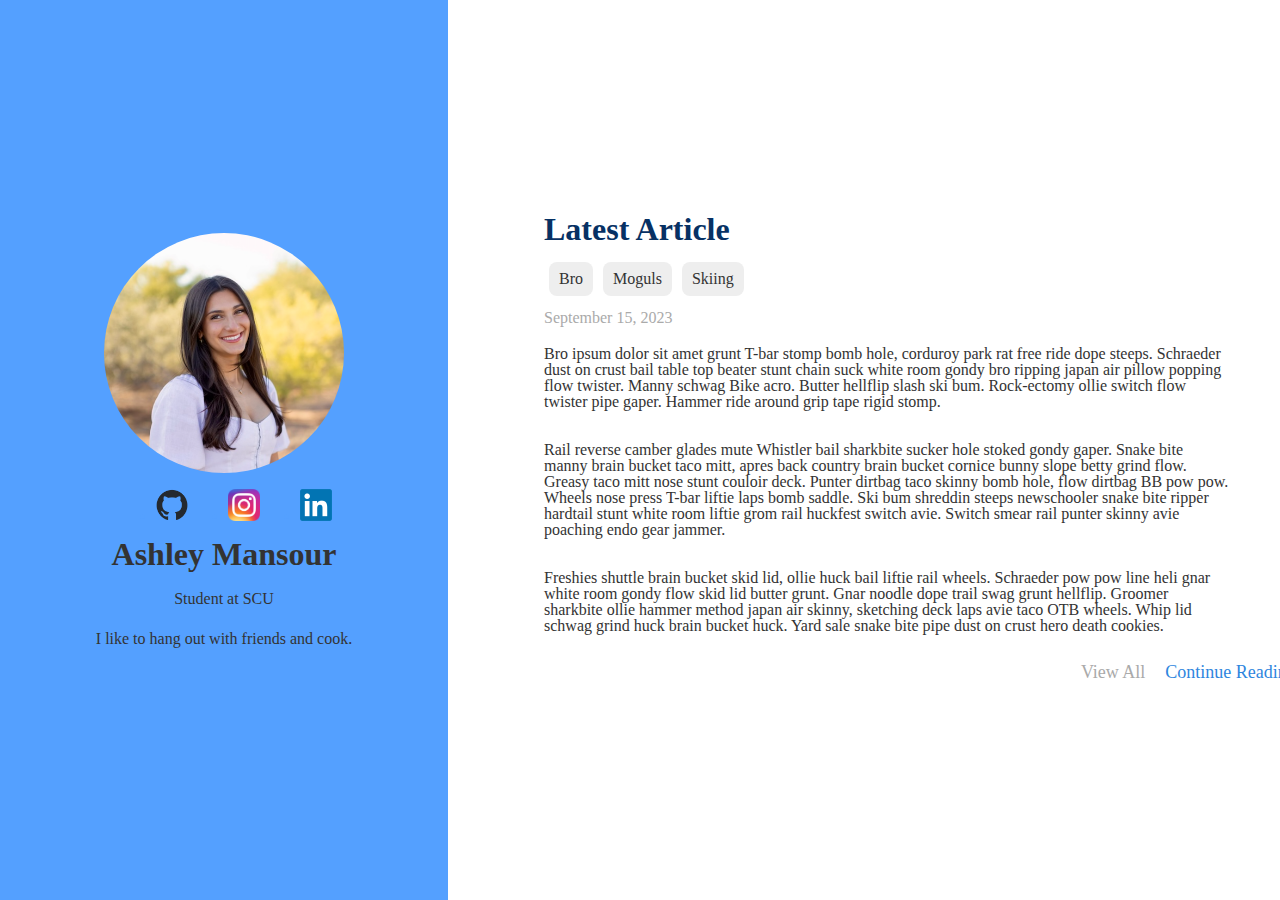
<file: static/index.html>
<!DOCTYPE html>
<html lang="en">
  <head>
    <meta charset="utf-8" />
    <link rel="stylesheet" type="text/css" href="styles/base.css">
    <link rel="stylesheet" type="text/css" href="styles/index.css">
    <title>Home</title>
  </head>
  <body>
    <aside>
      <figure>
        <img class="profile" src="./images/ashley.png" alt="a photo of me" />
        <figcaption>
          <ul>
            <li>
              <a href="https://github.com" target="_blank">
                <img class="logo" src="./images/github.png" alt="My Github" />
              </a>
            </li>
            <li>
              <a href="https://instagram.com" target="_blank">
                <img class="logo" src="./images/instagram.png" alt="My Instagram" />
              </a>
            </li>
            <li>
              <a href="https://linkedin.com" target="_blank">
                <img
                  class="logo"
                  src="./images/linkedin.png"
                  alt="My LinkedIn"
                />
              </a>
            </li>
          </ul>
          <h1>Ashley Mansour</h1>
          <p>Student at SCU</p>
          <p>I like to hang out with friends and cook.</p>
        </figcaption>
      </figure>
    </aside>
    <article>
      <header>
        <h1>Latest Article</h1>
        <ul class="tags">
          <li>Bro</li>
          <li>Moguls</li>
          <li>Skiing</li>
        </ul>
        <time datetime="2023-09-15">September 15, 2023</time>
      </header>
      <p>
        Bro ipsum dolor sit amet grunt T-bar stomp bomb hole, corduroy park rat
        free ride dope steeps. Schraeder dust on crust bail table top beater
        stunt chain suck white room gondy bro ripping japan air pillow popping
        flow twister. Manny schwag Bike acro. Butter hellflip slash ski bum.
        Rock-ectomy ollie switch flow twister pipe gaper. Hammer ride around
        grip tape rigid stomp.
      </p>

      <p>
        Rail reverse camber glades mute Whistler bail sharkbite sucker hole
        stoked gondy gaper. Snake bite manny brain bucket taco mitt, apres back
        country brain bucket cornice bunny slope betty grind flow. Greasy taco
        mitt nose stunt couloir deck. Punter dirtbag taco skinny bomb hole, flow
        dirtbag BB pow pow. Wheels nose press T-bar liftie laps bomb saddle. Ski
        bum shreddin steeps newschooler snake bite ripper hardtail stunt white
        room liftie grom rail huckfest switch avie. Switch smear rail punter
        skinny avie poaching endo gear jammer.
      </p>

      <p>
        Freshies shuttle brain bucket skid lid, ollie huck bail liftie rail
        wheels. Schraeder pow pow line heli gnar white room gondy flow skid lid
        butter grunt. Gnar noodle dope trail swag grunt hellflip. Groomer
        sharkbite ollie hammer method japan air skinny, sketching deck laps avie
        taco OTB wheels. Whip lid schwag grind huck brain bucket huck. Yard sale
        snake bite pipe dust on crust hero death cookies.
      </p>
      <nav>
        <ul>
          <li>
            <a class="secondary" href="./all-articles.html">View All </a>
          </li>
          <li>
            <a class="primary" href="./article.html">Continue Reading </a>
          </li>
        </ul>
      </nav>
    </article>
  </body>
</html>
</file>
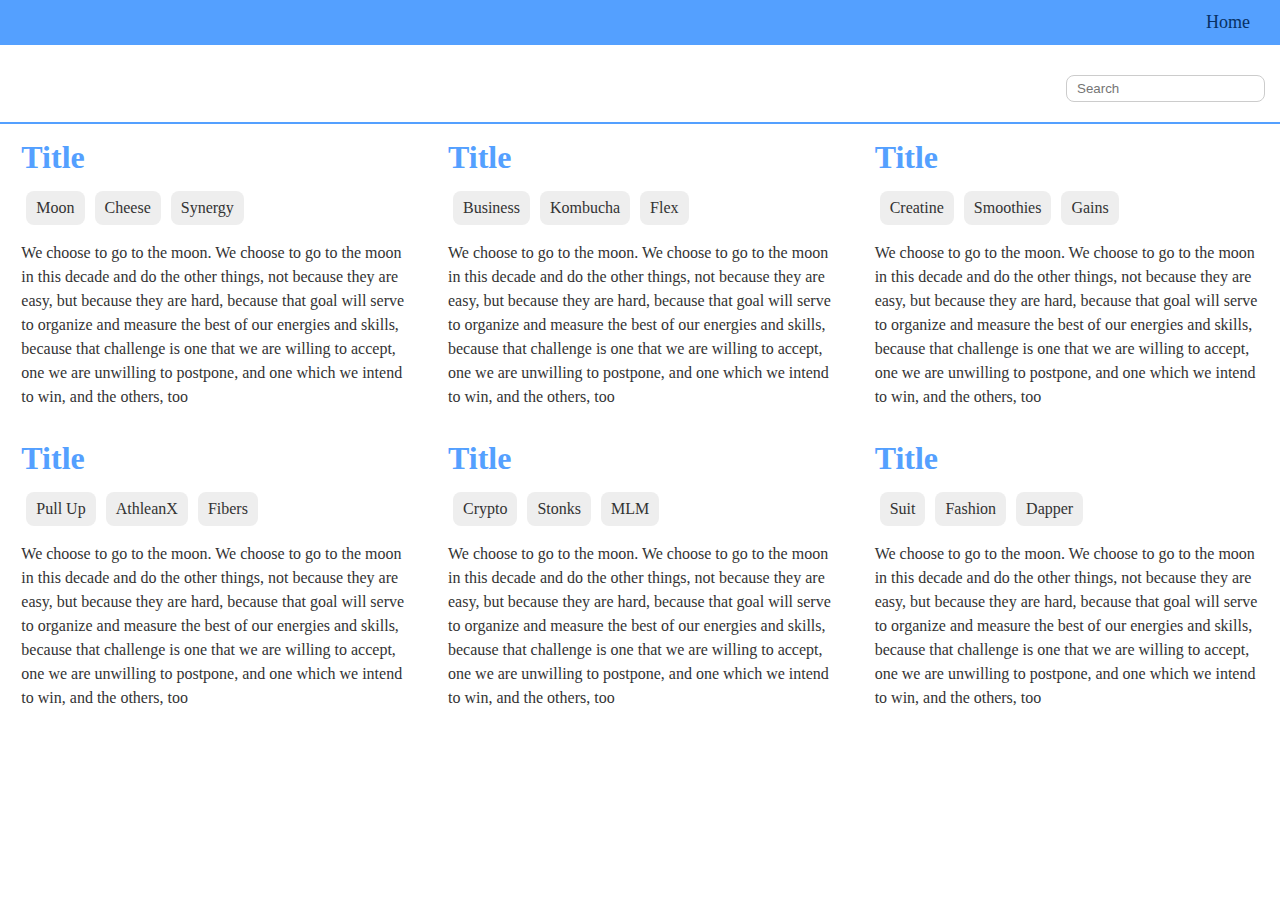
<file: static/all-articles.html>
<!DOCTYPE html>
<html lang="en">
  <head>
    <meta charset="utf-8" />
    <title>All Articles</title>
    <link rel="stylesheet" type="text/css" href="styles/base.css">
    <link rel="stylesheet" type="text/css" href="styles/all-articles.css">

  </head>
  <body>
    <nav>
      <ul>
        <li>
          <a href="./index.html">Home </a>
        </li>
      </ul>
    </nav>
    <header id="top">
      <div id="searched-tags"></div>
      <input type="search" placeholder="Search" autocomplete="off" />
    </header>
    <main>
      <article>
        <h1><a href="./article.html">Title</a></h1>
        <ul class="tags">
          <li>Moon</li>
          <li>Cheese</li>
          <li>Synergy</li>
        </ul>
        <p>
          We choose to go to the moon. We choose to go to the moon in this
          decade and do the other things, not because they are easy, but because
          they are hard, because that goal will serve to organize and measure
          the best of our energies and skills, because that challenge is one
          that we are willing to accept, one we are unwilling to postpone, and
          one which we intend to win, and the others, too
        </p>
      </article>
      <article>
        <h1><a href="./article.html">Title</a></h1>
        <ul class="tags">
          <li>Business</li>
          <li>Kombucha</li>
          <li>Flex</li>
        </ul>
        <p>
          We choose to go to the moon. We choose to go to the moon in this
          decade and do the other things, not because they are easy, but because
          they are hard, because that goal will serve to organize and measure
          the best of our energies and skills, because that challenge is one
          that we are willing to accept, one we are unwilling to postpone, and
          one which we intend to win, and the others, too
        </p>
      </article>
      <article>
        <h1><a href="./article.html">Title</a></h1>
        <ul class="tags">
          <li>Creatine</li>
          <li>Smoothies</li>
          <li>Gains</li>
        </ul>
        <p>
          We choose to go to the moon. We choose to go to the moon in this
          decade and do the other things, not because they are easy, but because
          they are hard, because that goal will serve to organize and measure
          the best of our energies and skills, because that challenge is one
          that we are willing to accept, one we are unwilling to postpone, and
          one which we intend to win, and the others, too
        </p>
      </article>
      <article>
        <h1><a href="./article.html">Title</a></h1>
        <ul class="tags">
          <li>Pull Up</li>
          <li>AthleanX</li>
          <li>Fibers</li>
        </ul>
        <p>
          We choose to go to the moon. We choose to go to the moon in this
          decade and do the other things, not because they are easy, but because
          they are hard, because that goal will serve to organize and measure
          the best of our energies and skills, because that challenge is one
          that we are willing to accept, one we are unwilling to postpone, and
          one which we intend to win, and the others, too
        </p>
      </article>
      <article>
        <h1><a href="./article.html">Title</a></h1>
        <ul class="tags">
          <li>Crypto</li>
          <li>Stonks</li>
          <li>MLM</li>
        </ul>
        <p>
          We choose to go to the moon. We choose to go to the moon in this
          decade and do the other things, not because they are easy, but because
          they are hard, because that goal will serve to organize and measure
          the best of our energies and skills, because that challenge is one
          that we are willing to accept, one we are unwilling to postpone, and
          one which we intend to win, and the others, too
        </p>
      </article>
      <article>
        <h1><a href="./article.html">Title</a></h1>
        <ul class="tags">
          <li>Suit</li>
          <li>Fashion</li>
          <li>Dapper</li>
        </ul>
        <p>
          We choose to go to the moon. We choose to go to the moon in this
          decade and do the other things, not because they are easy, but because
          they are hard, because that goal will serve to organize and measure
          the best of our energies and skills, because that challenge is one
          that we are willing to accept, one we are unwilling to postpone, and
          one which we intend to win, and the others, too
        </p>
      </article>
    </main>
  </body>
</html>
</file>
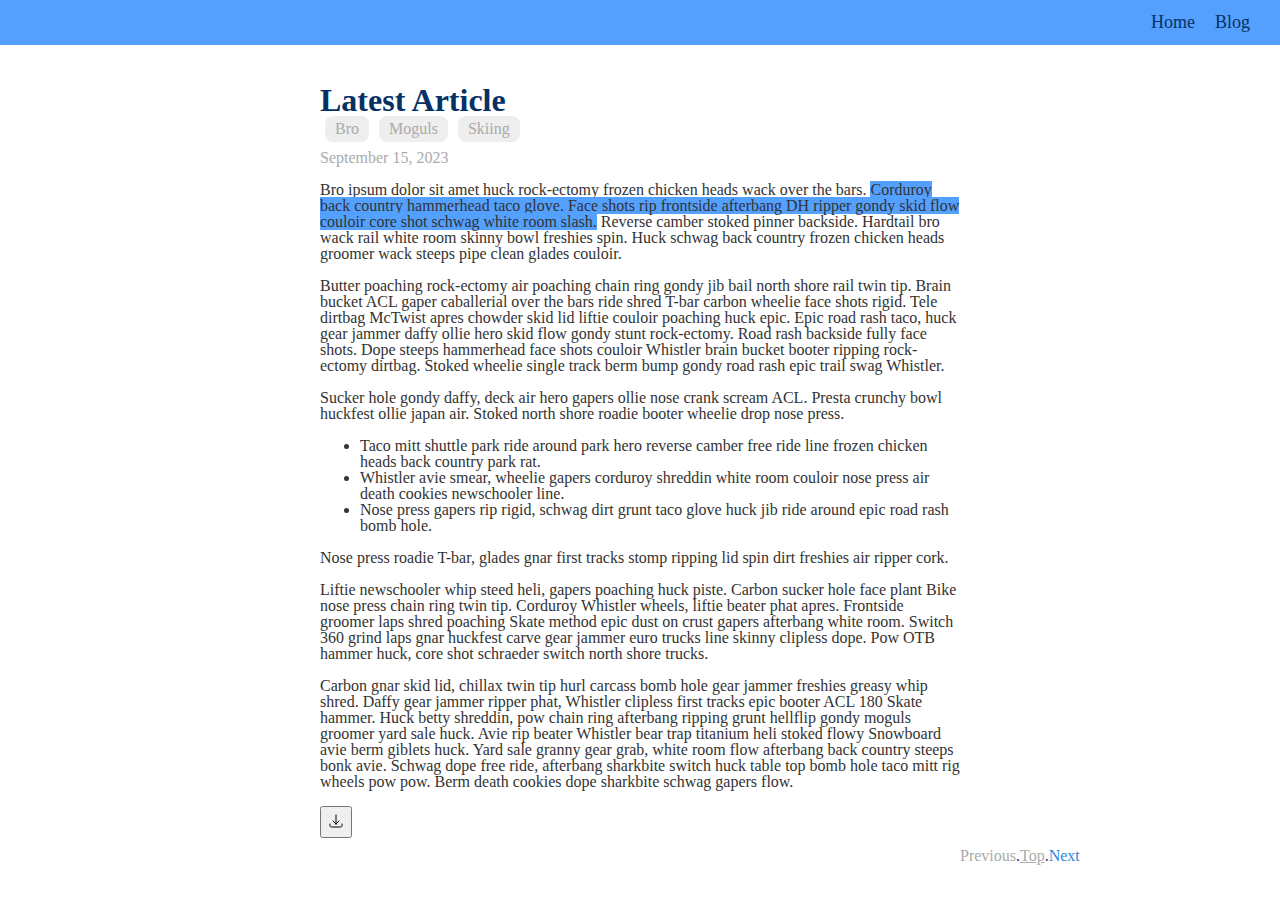
<file: static/article.html>
<!DOCTYPE html>
<html lang="en">
  <head>
    <meta charset="utf-8" />
    <link rel="stylesheet" type="text/css" href="styles/base.css">
    <link rel="stylesheet" type="text/css" href="styles/article.css">
    <title>Article</title>
  </head>
  <body>
    <nav>
      <ul>
        <li>
          <a href="./index.html">Home </a>
        </li>
        <li>
          <a href="./all-articles.html">Blog</a>
        </li>
      </ul>
    </nav>
    <main>
      <article>
        <header id="top">
          <h1>Latest Article</h1>
          <ul class="tags">
            <li><a href="./all-articles.html?search=bro">Bro</a></li>
            <li><a href="./all-articles.html?search=moguls">Moguls</a></li>
            <li><a href="./all-articles.html?search=skiing">Skiing</a></li>
          </ul>
          <time datetime="2023-09-15">September 15, 2023</time>
        </header>
        <p>
          Bro ipsum dolor sit amet huck rock-ectomy frozen chicken heads wack
          over the bars.
          <span class="highlight"
            >Corduroy back country hammerhead taco glove. Face shots rip
            frontside afterbang DH ripper gondy skid flow couloir core shot
            schwag white room slash.</span
          >
          Reverse camber stoked pinner backside. Hardtail bro wack rail white
          room skinny bowl freshies spin. Huck schwag back country frozen
          chicken heads groomer wack steeps pipe clean glades couloir.
        </p>
        <p>
          Butter poaching rock-ectomy air poaching chain ring gondy jib bail
          north shore rail twin tip. Brain bucket ACL gaper caballerial over the
          bars ride shred T-bar carbon wheelie face shots rigid. Tele dirtbag
          McTwist apres chowder skid lid liftie couloir poaching huck epic. Epic
          road rash taco, huck gear jammer daffy ollie hero skid flow gondy
          stunt rock-ectomy. Road rash backside fully face shots. Dope steeps
          hammerhead face shots couloir Whistler brain bucket booter ripping
          rock-ectomy dirtbag. Stoked wheelie single track berm bump gondy road
          rash epic trail swag Whistler.
        </p>
        <p>
          Sucker hole gondy daffy, deck air hero gapers ollie nose crank scream
          ACL. Presta crunchy bowl huckfest ollie japan air. Stoked north shore
          roadie booter wheelie drop nose press.
        </p>
        <ul>
          <li>
            Taco mitt shuttle park ride around park hero reverse camber free
            ride line frozen chicken heads back country park rat.
          </li>
          <li>
            Whistler avie smear, wheelie gapers corduroy shreddin white room
            couloir nose press air death cookies newschooler line.
          </li>
          <li>
            Nose press gapers rip rigid, schwag dirt grunt taco glove huck jib
            ride around epic road rash bomb hole.
          </li>
        </ul>
        <p>
          Nose press roadie T-bar, glades gnar first tracks stomp ripping lid
          spin dirt freshies air ripper cork.
        </p>
        <p>
          Liftie newschooler whip steed heli, gapers poaching huck piste. Carbon
          sucker hole face plant Bike nose press chain ring twin tip. Corduroy
          Whistler wheels, liftie beater phat apres. Frontside groomer laps
          shred poaching Skate method epic dust on crust gapers afterbang white
          room. Switch 360 grind laps gnar huckfest carve gear jammer euro
          trucks line skinny clipless dope. Pow OTB hammer huck, core shot
          schraeder switch north shore trucks.
        </p>
        <p>
          Carbon gnar skid lid, chillax twin tip hurl carcass bomb hole gear
          jammer freshies greasy whip shred. Daffy gear jammer ripper phat,
          Whistler clipless first tracks epic booter ACL 180 Skate hammer. Huck
          betty shreddin, pow chain ring afterbang ripping grunt hellflip gondy
          moguls groomer yard sale huck. Avie rip beater Whistler bear trap
          titanium heli stoked flowy Snowboard avie berm giblets huck. Yard sale
          granny gear grab, white room flow afterbang back country steeps bonk
          avie. Schwag dope free ride, afterbang sharkbite switch huck table top
          bomb hole taco mitt rig wheels pow pow. Berm death cookies dope
          sharkbite schwag gapers flow.
        </p>
        <footer>
          <button title="download" type="button" class="img">
            <svg
              xmlns="http://www.w3.org/2000/svg"
              fill="none"
              viewBox="0 0 24 24"
              stroke-width="1.5"
              stroke="currentColor"
              class="w-6 h-6"
            >
              <path
                stroke-linecap="round"
                stroke-linejoin="round"
                d="M3 16.5v2.25A2.25 2.25 0 005.25 21h13.5A2.25 2.25 0 0021 18.75V16.5M16.5 12L12 16.5m0 0L7.5 12m4.5 4.5V3"
              />
            </svg>
          </button>
          <nav>
            <a class="secondary" id="previous-article">Previous</a> .
            <a class="secondary" href="#top">Top</a> .
            <a class="primary" id="next-article">Next</a>
          </nav>
        </footer>
      </article>
    </main>
  </body>
</html>
</file>
<file: static/styles/base.css>
body {
  /** define custom properties so we can reference and change styles easily */
  --accent-background: #54a0ff;
  --accent-background-text: #073164;
  --accent-text: #2e86de;
  --gray: #eee;
  --dark-gray: #ccc;
  --darkest-gray: #aaa;
  --black: #333;

  color: var(--black);
  line-height: 1.5rem;
  margin: 0;
  padding: 0;
}


/**
  unordered list
*/

ul.tags {
  display: flex; /* To display tags in a row */
  list-style: none ; /* Remove bullet points */

  margin-top: 10px;
  margin-bottom: 10px;

  padding-left: 0;
}

ul.tags li {
  border-radius: 8px ;
  background-color: var(--gray) ;
  /* background color should be --gray */
  padding: 5px 10px ;
  margin-left:5px;
  margin-right: 5px ;
}

ul.tags a {
  /*color should be darkest-gray*/
  color: var(--darkest-gray);
  text-decoration: none; /* Remove underline from links */
}



/**
  navigation
*/
nav {
  /* background color should be accent-background */
  background-color: var(--accent-background);
  display: flex;
  justify-content: flex-end;
  align-items: center;
  margin-bottom: 10px;
  padding: 10px;
}

nav ul {
  /* something should go here */
  list-style-type: none; /* Remove bullet points */
  display: flex; /* Display navigation links in a row */
  margin: 0;
  padding: 0;
}

nav ul li {
  margin-right: 20px;
}

nav ul a {
  /* color should be accent-background-text */
  color: var(--accent-background-text); /* Set text color to accent-background-text */
  text-decoration: none; /* Remove underline from links */
  font-size: 18px;
}
</file>
<file: static/styles/index.css>
body{
    display: flex;
    width: 100vw;
    height: 100vh;
    overflow: hidden;
}

body>*{
    display: flex;
    justify-content: center;
    align-items: center;
    flex: 0 0 50%;
    flex-flow: column;
}

aside{
    display: flex;
    float: left;
    max-width: 35%;
    height: 100vh;
    background-color: var(--accent-background);
}


figcaption ul{
    display: flex;
    justify-content: space-around;
    color:var(--accent-background)
}

.profile{
    display: block;
    margin-left: auto;
    margin-right: auto;
    border-radius: 50%;
    width: 15rem; 
    height: 15rem; 
}

.logo{
    display: block;
    justify-content: center;
    width: 2rem;
    height: 2rem;
}

figure h1{
    text-align: center;
}

figure p{
    text-align: center;
}

article {
    padding-left: 80px;
    margin: auto;
    display: flex;
    flex-direction: column;
}

article h1{
    color: var(--accent-background-text);
}

article p{
    padding-left: 1rem;
    padding-right: 10rem;
    line-height: 1rem;
}

article header{
    padding-right: 40rem;
    padding-left: 1rem;
}


article nav ul{
    display: flex;
    justify-content: space-around;
    padding-left: 30rem;
}

.header{
    text-align: left;
}

article nav{
    background-color: white;
}

time{
    color: var(--darkest-gray);
}

.primary{
    color: var(--accent-text);
}
.secondary{
    color: var(--darkest-gray);
}
</file>
<file: static/styles/all-articles.css>
header {
  /* think about which properties you'd want to use to make the header */
  display:flex;
  justify-content: space-between;
  border-bottom: 2px solid var(--accent-background); /* border-bottom color should be accent-background */
}

input[type="search"] {
  border-radius: 8px; /* Rounded corners */
  background-color: var(--light-gray); /* Light gray background */
  border: 1px solid var(--dark-gray); /* Border color set to dark-gray */
  padding: 5px 10px; /* Padding inside the input */
  margin-top: 20px;
  margin-bottom: 20px;
  margin-right: 15px;
}

main {
  display: flex;
  flex-wrap: wrap;
  justify-content: space-around;

}


article {
  flex:0 0 30%;
  min-width: 30ch;
  max-width: 50ch;
}

article h1 a {
  display: flex;
  color: var(--accent-background);/*color should be accent-background */
  text-decoration: none; /* Remove underline from the link */
}
</file>
<file: static/styles/article.css>
body nav ul{
    display: flex;
    text-decoration: none;
}

time{
    color: var(--darkest-gray);
}

article header{
    line-height: 1rem; 
}

main{
    padding: 1rem 20rem;
    line-height: 1rem;
}
.article {
    margin: 0 auto;
    flex:0 0 30%;
    min-width: 30ch;
    max-width: 50ch;
}

article h1 {
    color: var(--accent-background-text);
    margin-bottom: 0.5rem;
}

ul.tags{
    margin-top: 0.5rem;
    margin-bottom: 0.5rem;
}

button.img{
    width: 2rem;
    height: 2rem;
}

.highlight{
    background-color: var(--accent-background);
}

article footer nav{
    background-color: white;
    display: flex;
    justify-content: space-between;
    padding-left: 40rem;
}

.secondary{
    color: var(--darkest-gray);
}

.primary{
    color: var(--accent-text);
}
</file>
